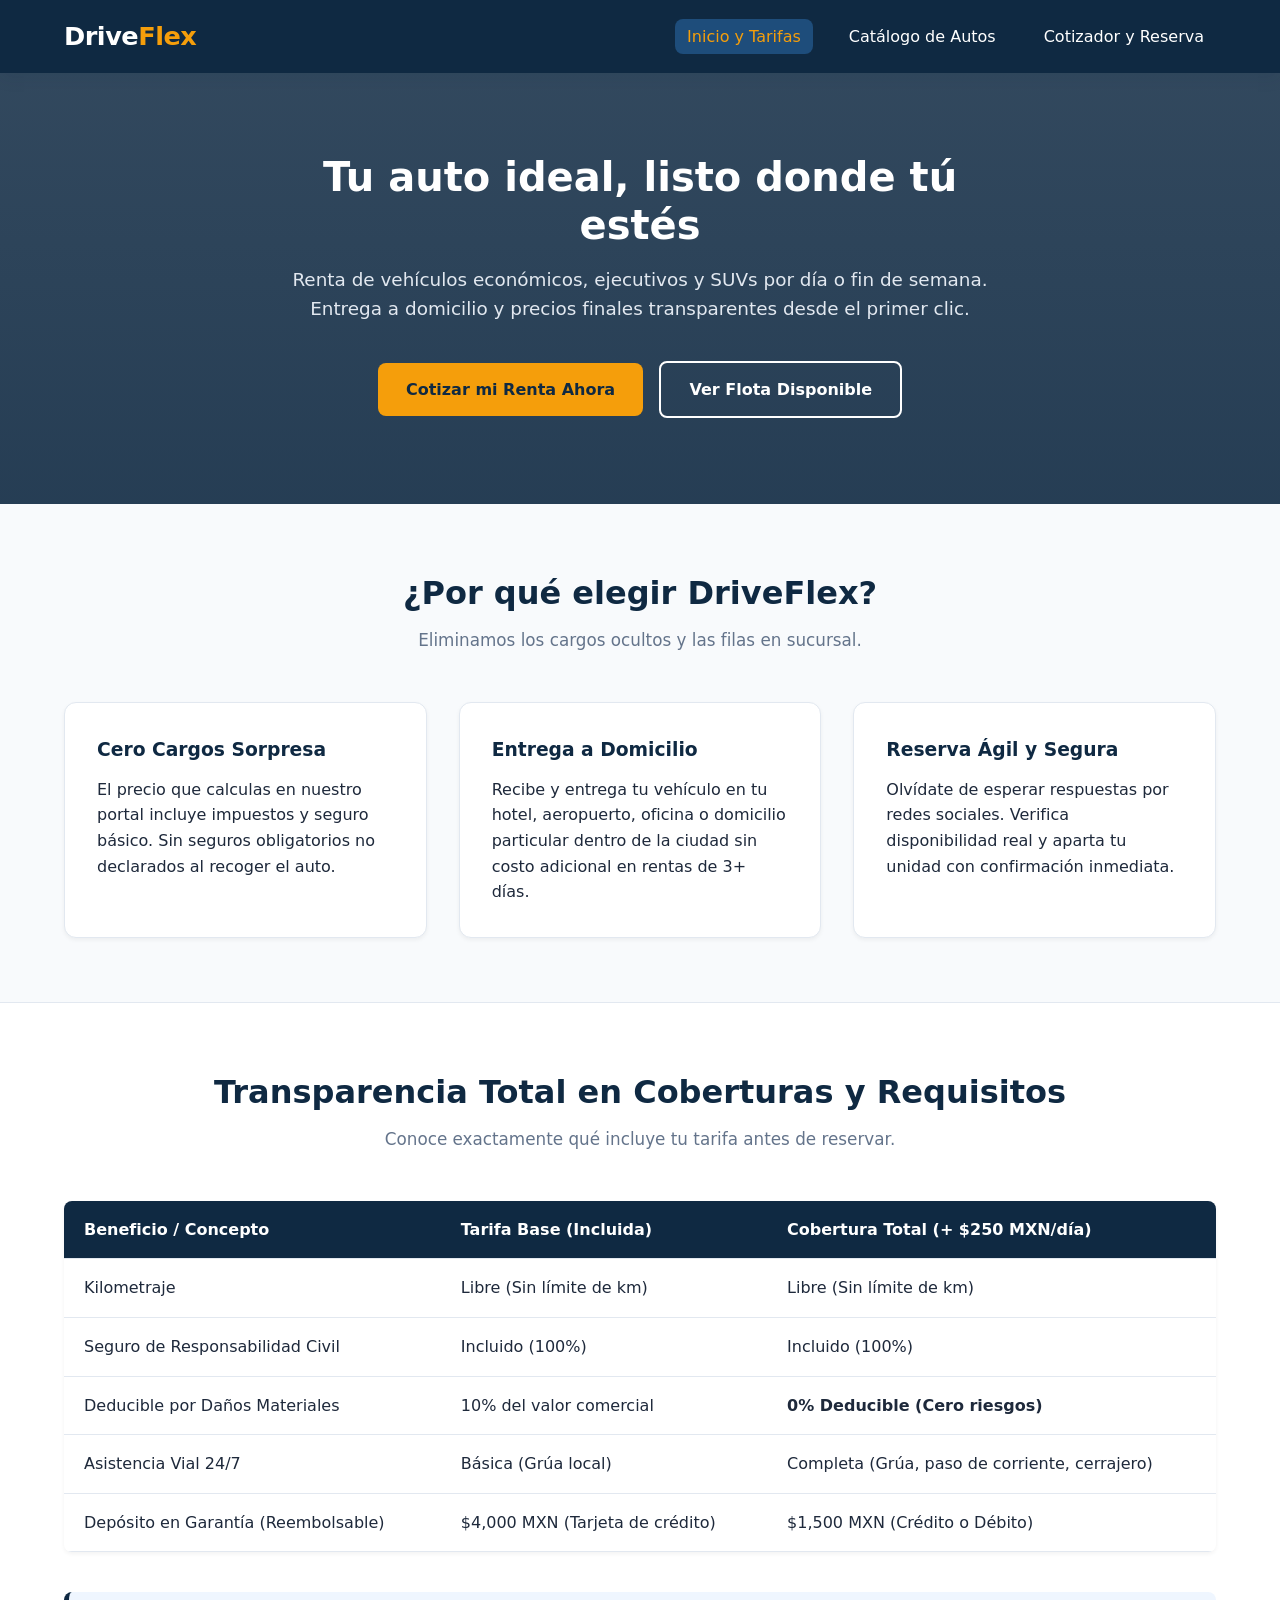
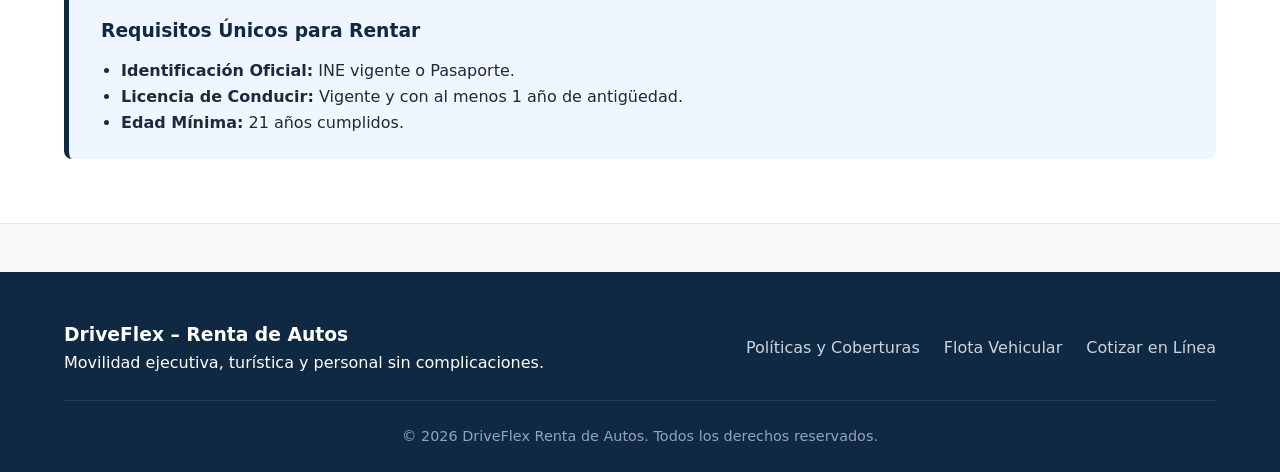
<file: Drive_Flex/index.html>
<!DOCTYPE html>
<html lang="es">
<head>
    <meta charset="UTF-8">
    <meta name="viewport" content="width=device-width, initial-scale=1.0">
    <meta name="description" content="DriveFlex - Renta de autos económicos, ejecutivos y SUVs sin letras pequeñas.">
    <title>DriveFlex | Renta de Autos Sin Letras Pequeñas</title>
    <link rel="stylesheet" href="styles.css">
</head>
<body>

    <header class="site-header">
        <a href="index.html" class="brand-logo">Drive<span>Flex</span></a>
        <button type="button" class="menu-toggle" id="menuToggle" aria-label="Abrir menú de navegación" aria-expanded="false">
            ☰
        </button>
        <nav class="main-nav" id="mainNav" aria-label="Navegación principal">
            <ul class="nav-list">
                <li><a href="index.html" class="active">Inicio y Tarifas</a></li>
                <li><a href="catalogo.html">Catálogo de Autos</a></li>
                <li><a href="contacto.html">Cotizador y Reserva</a></li>
            </ul>
        </nav>
    </header>

    <main>
        <!-- Banner Principal -->
        <section class="hero-banner">
            <article class="hero-content">
                <h1>Tu auto ideal, listo donde tú estés</h1>
                <p>Renta de vehículos económicos, ejecutivos y SUVs por día o fin de semana. Entrega a domicilio y precios finales transparentes desde el primer clic.</p>
                <a href="contacto.html" class="btn-primary">Cotizar mi Renta Ahora</a>
                <a href="catalogo.html" class="btn-secondary">Ver Flota Disponible</a>
            </article>
        </section>

        <!-- Propuesta de Valor -->
        <section class="section-container">
            <header class="section-header">
                <h2>¿Por qué elegir DriveFlex?</h2>
                <p>Eliminamos los cargos ocultos y las filas en sucursal.</p>
            </header>

            <section class="grid-3-cols">
                <article class="info-card">
                    <h3>Cero Cargos Sorpresa</h3>
                    <p>El precio que calculas en nuestro portal incluye impuestos y seguro básico. Sin seguros obligatorios no declarados al recoger el auto.</p>
                </article>
                <article class="info-card">
                    <h3>Entrega a Domicilio</h3>
                    <p>Recibe y entrega tu vehículo en tu hotel, aeropuerto, oficina o domicilio particular dentro de la ciudad sin costo adicional en rentas de 3+ días.</p>
                </article>
                <article class="info-card">
                    <h3>Reserva Ágil y Segura</h3>
                    <p>Olvídate de esperar respuestas por redes sociales. Verifica disponibilidad real y aparta tu unidad con confirmación inmediata.</p>
                </article>
            </section>
        </section>

        <!-- Transparencia en Tarifas, Coberturas y Requisitos -->
        <section class="section-container bg-alt">
            <header class="section-header">
                <h2>Transparencia Total en Coberturas y Requisitos</h2>
                <p>Conoce exactamente qué incluye tu tarifa antes de reservar.</p>
            </header>

            <section class="table-wrapper">
                <table class="pricing-table">
                    <thead>
                        <tr>
                            <th>Beneficio / Concepto</th>
                            <th>Tarifa Base (Incluida)</th>
                            <th>Cobertura Total (+ $250 MXN/día)</th>
                        </tr>
                    </thead>
                    <tbody>
                        <tr>
                            <td>Kilometraje</td>
                            <td>Libre (Sin límite de km)</td>
                            <td>Libre (Sin límite de km)</td>
                        </tr>
                        <tr>
                            <td>Seguro de Responsabilidad Civil</td>
                            <td>Incluido (100%)</td>
                            <td>Incluido (100%)</td>
                        </tr>
                        <tr>
                            <td>Deducible por Daños Materiales</td>
                            <td>10% del valor comercial</td>
                            <td><strong>0% Deducible (Cero riesgos)</strong></td>
                        </tr>
                        <tr>
                            <td>Asistencia Vial 24/7</td>
                            <td>Básica (Grúa local)</td>
                            <td>Completa (Grúa, paso de corriente, cerrajero)</td>
                        </tr>
                        <tr>
                            <td>Depósito en Garantía (Reembolsable)</td>
                            <td>$4,000 MXN (Tarjeta de crédito)</td>
                            <td>$1,500 MXN (Crédito o Débito)</td>
                        </tr>
                    </tbody>
                </table>
            </section>

            <aside class="requirements-box">
                <h3>Requisitos Únicos para Rentar</h3>
                <ul>
                    <li><strong>Identificación Oficial:</strong> INE vigente o Pasaporte.</li>
                    <li><strong>Licencia de Conducir:</strong> Vigente y con al menos 1 año de antigüedad.</li>
                    <li><strong>Edad Mínima:</strong> 21 años cumplidos.</li>
                </ul>
            </aside>
        </section>
    </main>

    <footer class="site-footer">
        <section class="footer-info">
            <h3>DriveFlex – Renta de Autos</h3>
            <p>Movilidad ejecutiva, turística y personal sin complicaciones.</p>
        </section>
        <nav class="footer-nav" aria-label="Enlaces del pie de página">
            <a href="index.html">Políticas y Coberturas</a>
            <a href="catalogo.html">Flota Vehicular</a>
            <a href="contacto.html">Cotizar en Línea</a>
        </nav>
        <p class="footer-copy">© 2026 DriveFlex Renta de Autos. Todos los derechos reservados.</p>
    </footer>

    <script src="main.js"></script>
</body>
</html>
</file>
<file: Drive_Flex/styles.css>
/* ==========================================================================
   VARIABLES CSS Y RESET GLOBAL
   ========================================================================== */
:root {
    --primary-color: #0f2942;      /* Azul marino corporativo */
    --secondary-color: #1e4d7b;    /* Azul medio */
    --accent-color: #f59e0b;       /* Ámbar / Dorado automotriz */
    --accent-hover: #d97706;
    --bg-light: #f8fafc;
    --bg-white: #ffffff;
    --text-dark: #1e293b;
    --text-muted: #64748b;
    --border-color: #e2e8f0;
    --success-color: #10b981;
    --radius-md: 8px;
    --radius-lg: 12px;
    --shadow-sm: 0 2px 4px rgba(0, 0, 0, 0.05);
    --shadow-md: 0 6px 15px rgba(15, 41, 66, 0.08);
    --transition: all 0.3s ease;
}

*, *::before, *::after {
    box-sizing: border-box;
    margin: 0;
    padding: 0;
}

html, body {
    max-width: 100%;
    overflow-x: hidden;
    font-family: system-ui, -apple-system, 'Segoe UI', Roboto, Helvetica, Arial, sans-serif;
    color: var(--text-dark);
    background-color: var(--bg-light);
    line-height: 1.6;
}

img {
    max-width: 100%;
    display: block;
}

/* ==========================================================================
   HEADER Y NAVEGACIÓN (FLEXBOX + MENÚ HAMBURGUESA)
   ========================================================================== */
.site-header {
    background-color: var(--primary-color);
    color: var(--bg-white);
    padding: 1rem 5%;
    display: flex;
    justify-content: space-between;
    align-items: center;
    position: sticky;
    top: 0;
    z-index: 1000;
    box-shadow: var(--shadow-md);
}

.brand-logo {
    font-size: 1.6rem;
    font-weight: 800;
    color: var(--bg-white);
    text-decoration: none;
    letter-spacing: -0.5px;
}

.brand-logo span {
    color: var(--accent-color);
}

.menu-toggle {
    display: none;
    background: none;
    border: 2px solid var(--accent-color);
    color: var(--bg-white);
    font-size: 1.5rem;
    padding: 0.25rem 0.65rem;
    border-radius: var(--radius-md);
    cursor: pointer;
    line-height: 1;
}

.nav-list {
    list-style: none;
    display: flex;
    gap: 1.5rem;
}

.nav-list a {
    color: var(--bg-white);
    text-decoration: none;
    font-weight: 500;
    padding: 0.5rem 0.75rem;
    border-radius: var(--radius-md);
    transition: var(--transition);
}

.nav-list a:hover,
.nav-list a.active {
    background-color: var(--secondary-color);
    color: var(--accent-color);
}

/* ==========================================================================
   BANNER PRINCIPAL (HERO)
   ========================================================================== */
.hero-banner {
    background: linear-gradient(rgba(15, 41, 66, 0.85), rgba(15, 41, 66, 0.9)),
                url('https://images.unsplash.com/photo-1449965408869-eaa3f722e40d?auto=format&fit=crop&w=1400&q=80') center/cover no-repeat;
    color: var(--bg-white);
    padding: 5rem 5%;
    text-align: center;
}

.hero-content {
    max-width: 750px;
    margin: 0 auto;
}

.hero-content h1 {
    font-size: 2.5rem;
    margin-bottom: 1rem;
    line-height: 1.2;
}

.hero-content p {
    font-size: 1.15rem;
    margin-bottom: 2rem;
    color: #e2e8f0;
}

/* Botones */
.btn-primary, .btn-secondary {
    display: inline-block;
    padding: 0.85rem 1.75rem;
    border-radius: var(--radius-md);
    font-weight: 700;
    text-decoration: none;
    cursor: pointer;
    border: none;
    transition: var(--transition);
    margin: 0.35rem;
}

.btn-primary {
    background-color: var(--accent-color);
    color: var(--primary-color);
}

.btn-primary:hover {
    background-color: var(--accent-hover);
    transform: translateY(-2px);
}

.btn-secondary {
    background-color: transparent;
    color: var(--bg-white);
    border: 2px solid var(--bg-white);
}

.btn-secondary:hover {
    background-color: var(--bg-white);
    color: var(--primary-color);
}

.btn-block {
    display: block;
    width: 100%;
    text-align: center;
    margin: 1rem 0 0 0;
}

/* ==========================================================================
   SECCIONES Y GRID GENERAL
   ========================================================================== */
.section-container {
    padding: 4rem 5%;
    max-width: 1280px;
    margin: 0 auto;
}

.bg-alt {
    background-color: var(--bg-white);
    border-top: 1px solid var(--border-color);
    border-bottom: 1px solid var(--border-color);
}

.section-header {
    text-align: center;
    margin-bottom: 3rem;
}

.section-header h1, .section-header h2 {
    font-size: 2rem;
    color: var(--primary-color);
    margin-bottom: 0.5rem;
}

.section-header p {
    color: var(--text-muted);
    font-size: 1.05rem;
}

.grid-3-cols {
    display: grid;
    grid-template-columns: repeat(3, 1fr);
    gap: 2rem;
}

.info-card {
    background: var(--bg-white);
    padding: 2rem;
    border-radius: var(--radius-lg);
    box-shadow: var(--shadow-sm);
    border: 1px solid var(--border-color);
}

.info-card h3 {
    color: var(--primary-color);
    margin-bottom: 0.75rem;
}

/* ==========================================================================
   TABLA DE TARIFAS Y REQUISITOS (INDEX)
   ========================================================================== */
.table-wrapper {
    width: 100%;
    overflow-x: auto;
    margin-bottom: 2.5rem;
    border-radius: var(--radius-md);
    box-shadow: var(--shadow-sm);
}

.pricing-table {
    width: 100%;
    border-collapse: collapse;
    background-color: var(--bg-white);
    min-width: 550px;
}

.pricing-table th, .pricing-table td {
    padding: 1rem 1.25rem;
    text-align: left;
    border-bottom: 1px solid var(--border-color);
}

.pricing-table th {
    background-color: var(--primary-color);
    color: var(--bg-white);
}

.pricing-table tbody tr:hover {
    background-color: #f1f5f9;
}

.requirements-box {
    background-color: #eff6ff;
    border-left: 5px solid var(--primary-color);
    padding: 1.5rem 2rem;
    border-radius: var(--radius-md);
}

.requirements-box h3 {
    color: var(--primary-color);
    margin-bottom: 0.75rem;
}

.requirements-box ul {
    padding-left: 1.25rem;
}

/* ==========================================================================
   CATÁLOGO DE VEHÍCULOS (CSS GRID)
   ========================================================================== */
.filter-bar {
    display: flex;
    justify-content: center;
    flex-wrap: wrap;
    gap: 0.75rem;
    margin-bottom: 2.5rem;
}

.filter-btn {
    padding: 0.6rem 1.25rem;
    border: 1px solid var(--primary-color);
    background-color: var(--bg-white);
    color: var(--primary-color);
    border-radius: 20px;
    font-weight: 600;
    cursor: pointer;
    transition: var(--transition);
}

.filter-btn:hover, .filter-btn.active {
    background-color: var(--primary-color);
    color: var(--bg-white);
}

.catalog-grid {
    display: grid;
    grid-template-columns: repeat(3, 1fr);
    gap: 2rem;
}

.car-card {
    background: var(--bg-white);
    border-radius: var(--radius-lg);
    overflow: hidden;
    box-shadow: var(--shadow-sm);
    border: 1px solid var(--border-color);
    display: flex;
    flex-direction: column;
    transition: var(--transition);
}

.car-card:hover {
    transform: translateY(-5px);
    box-shadow: var(--shadow-md);
}

.car-image {
    position: relative;
    height: 200px;
    overflow: hidden;
}

.car-image img {
    width: 100%;
    height: 100%;
    object-fit: cover;
}

.badge {
    position: absolute;
    top: 12px;
    right: 12px;
    background-color: var(--primary-color);
    color: var(--bg-white);
    padding: 0.25rem 0.75rem;
    border-radius: 20px;
    font-size: 0.8rem;
    font-weight: 700;
}

.badge-exec { background-color: #0284c7; }
.badge-suv { background-color: #059669; }

.car-details {
    padding: 1.5rem;
    display: flex;
    flex-direction: column;
    flex-grow: 1;
}

.car-details h2 {
    font-size: 1.25rem;
    color: var(--primary-color);
    margin-bottom: 0.25rem;
}

.car-price {
    font-size: 1.4rem;
    font-weight: 800;
    color: var(--accent-hover);
    margin-bottom: 1rem;
}

.car-price span {
    font-size: 0.9rem;
    color: var(--text-muted);
    font-weight: 400;
}

.car-specs {
    list-style: none;
    margin-bottom: auto;
    font-size: 0.95rem;
}

.car-specs li {
    padding: 0.35rem 0;
    border-bottom: 1px solid var(--border-color);
}

/* ==========================================================================
   FORMULARIO COTIZADOR Y ALERTAS (CONTACTO)
   ========================================================================== */
.quote-layout {
    display: grid;
    grid-template-columns: 2fr 1fr;
    gap: 2.5rem;
    align-items: start;
}

.quote-form {
    background: var(--bg-white);
    padding: 2rem;
    border-radius: var(--radius-lg);
    box-shadow: var(--shadow-sm);
    border: 1px solid var(--border-color);
}

.quote-form fieldset {
    border: none;
    margin-bottom: 1.75rem;
}

.quote-form legend {
    font-size: 1.2rem;
    font-weight: 700;
    color: var(--primary-color);
    margin-bottom: 1rem;
    padding-bottom: 0.5rem;
    border-bottom: 2px solid var(--accent-color);
    width: 100%;
}

.quote-form label {
    display: block;
    font-weight: 600;
    margin-top: 1rem;
    margin-bottom: 0.35rem;
    font-size: 0.95rem;
}

.quote-form input,
.quote-form select,
.quote-form textarea {
    width: 100%;
    padding: 0.75rem;
    border: 1px solid #cbd5e1;
    border-radius: var(--radius-md);
    font-size: 1rem;
    font-family: inherit;
}

.quote-form input:focus,
.quote-form select:focus,
.quote-form textarea:focus {
    outline: none;
    border-color: var(--primary-color);
    box-shadow: 0 0 0 3px rgba(15, 41, 66, 0.1);
}

.input-error {
    border-color: #dc2626 !important;
    background-color: #fef2f2;
}

.form-feedback {
    display: block;
    margin-top: 1rem;
    border-radius: var(--radius-md);
    font-weight: 600;
    font-size: 0.95rem;
}

.form-feedback.error {
    padding: 1rem;
    background-color: #fee2e2;
    color: #991b1b;
    border-left: 4px solid #dc2626;
}

.form-feedback.error ul {
    margin-top: 0.5rem;
    padding-left: 1.25rem;
}

.form-feedback.success {
    padding: 1rem;
    background-color: #d1fae5;
    color: #065f46;
    border-left: 4px solid var(--success-color);
}

.quote-summary {
    background: var(--primary-color);
    color: var(--bg-white);
    padding: 2rem;
    border-radius: var(--radius-lg);
    box-shadow: var(--shadow-md);
}

.quote-summary h2 {
    font-size: 1.4rem;
    margin-bottom: 0.5rem;
    color: var(--accent-color);
}

.summary-note {
    font-size: 0.85rem;
    color: #cbd5e1;
    margin-bottom: 1.5rem;
}

.summary-list {
    display: grid;
    grid-template-columns: 1fr 1fr;
    gap: 0.75rem 0;
    margin-bottom: 1.5rem;
    font-size: 0.95rem;
}

.summary-list dd {
    text-align: right;
    font-weight: 600;
}

.total-box {
    border-top: 1px solid rgba(255, 255, 255, 0.2);
    border-bottom: 1px solid rgba(255, 255, 255, 0.2);
    padding: 1rem 0;
    margin-bottom: 1rem;
    display: flex;
    justify-content: space-between;
    align-items: center;
}

.total-box strong {
    font-size: 1.6rem;
    color: var(--accent-color);
}

.guarantee-text {
    font-size: 0.85rem;
    color: #e2e8f0;
}

/* ==========================================================================
   FOOTER (FLEXBOX)
   ========================================================================== */
.site-footer {
    background-color: var(--primary-color);
    color: var(--bg-white);
    padding: 3rem 5% 1.5rem;
    display: flex;
    flex-wrap: wrap;
    justify-content: space-between;
    align-items: center;
    gap: 1.5rem;
    margin-top: 3rem;
}

.footer-nav {
    display: flex;
    gap: 1.5rem;
    flex-wrap: wrap;
}

.footer-nav a {
    color: #cbd5e1;
    text-decoration: none;
    transition: var(--transition);
}

.footer-nav a:hover {
    color: var(--accent-color);
}

.footer-copy {
    width: 100%;
    text-align: center;
    padding-top: 1.5rem;
    border-top: 1px solid rgba(255, 255, 255, 0.1);
    font-size: 0.9rem;
    color: #94a3b8;
}

/* ==========================================================================
   MEDIA QUERIES (TABLET Y MÓVIL < 768px)
   ========================================================================== */

/* Tablet (Hasta 1024px) */
@media (max-width: 1024px) {
    .grid-3-cols,
    .catalog-grid {
        grid-template-columns: repeat(2, 1fr);
    }

    .quote-layout {
        grid-template-columns: 1fr;
    }
}

/* Móvil (< 768px) */
@media (max-width: 767px) {
    .site-header {
        flex-direction: row;
        flex-wrap: wrap;
        justify-content: space-between;
        padding: 1rem 4%;
    }

    .menu-toggle {
        display: block;
    }

    .main-nav {
        display: none;
        width: 100%;
        padding-top: 1rem;
    }

    .main-nav.open {
        display: block;
    }

    .nav-list {
        flex-direction: column;
        width: 100%;
        text-align: center;
        gap: 0.5rem;
    }

    .nav-list a {
        display: block;
    }

    .hero-content h1 {
        font-size: 1.85rem;
    }

    .grid-3-cols,
    .catalog-grid {
        grid-template-columns: 1fr;
    }

    .site-footer {
        flex-direction: column;
        text-align: center;
    }

    .footer-nav {
        justify-content: center;
    }
}
</file>
